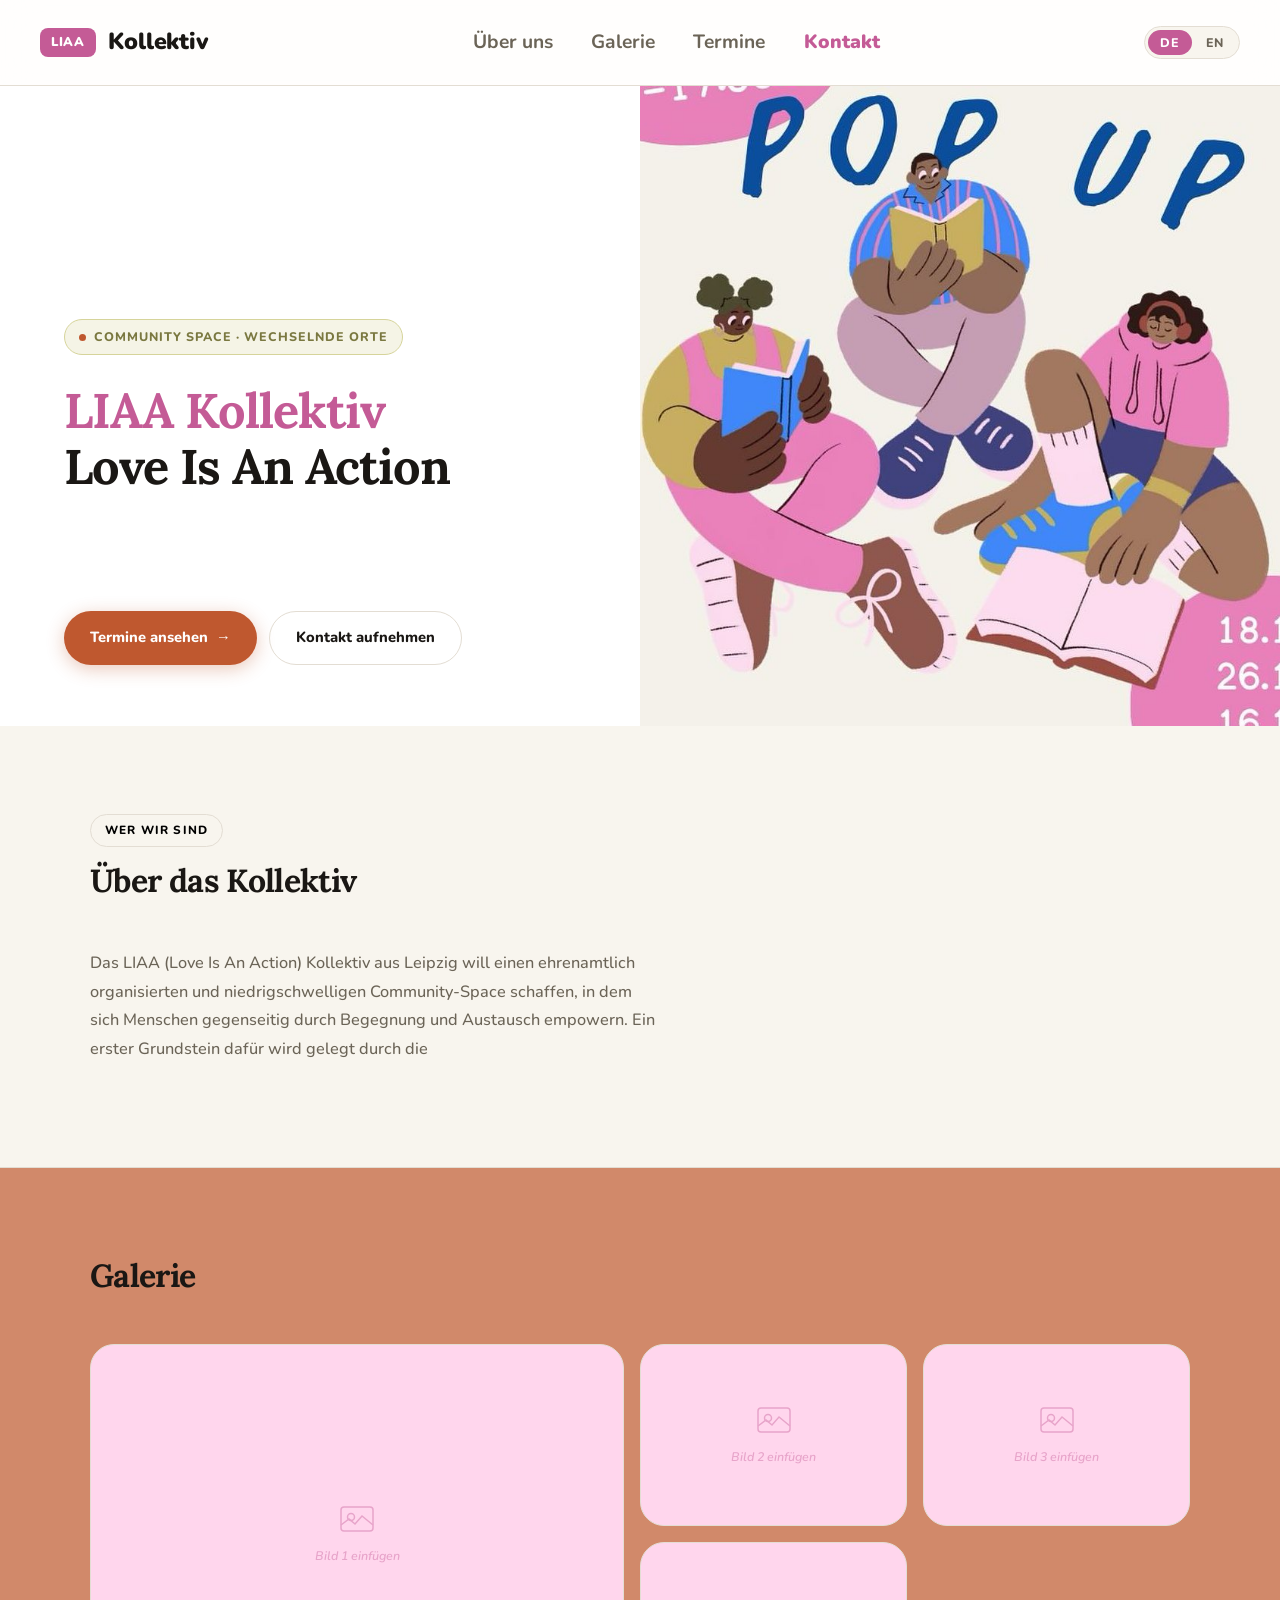
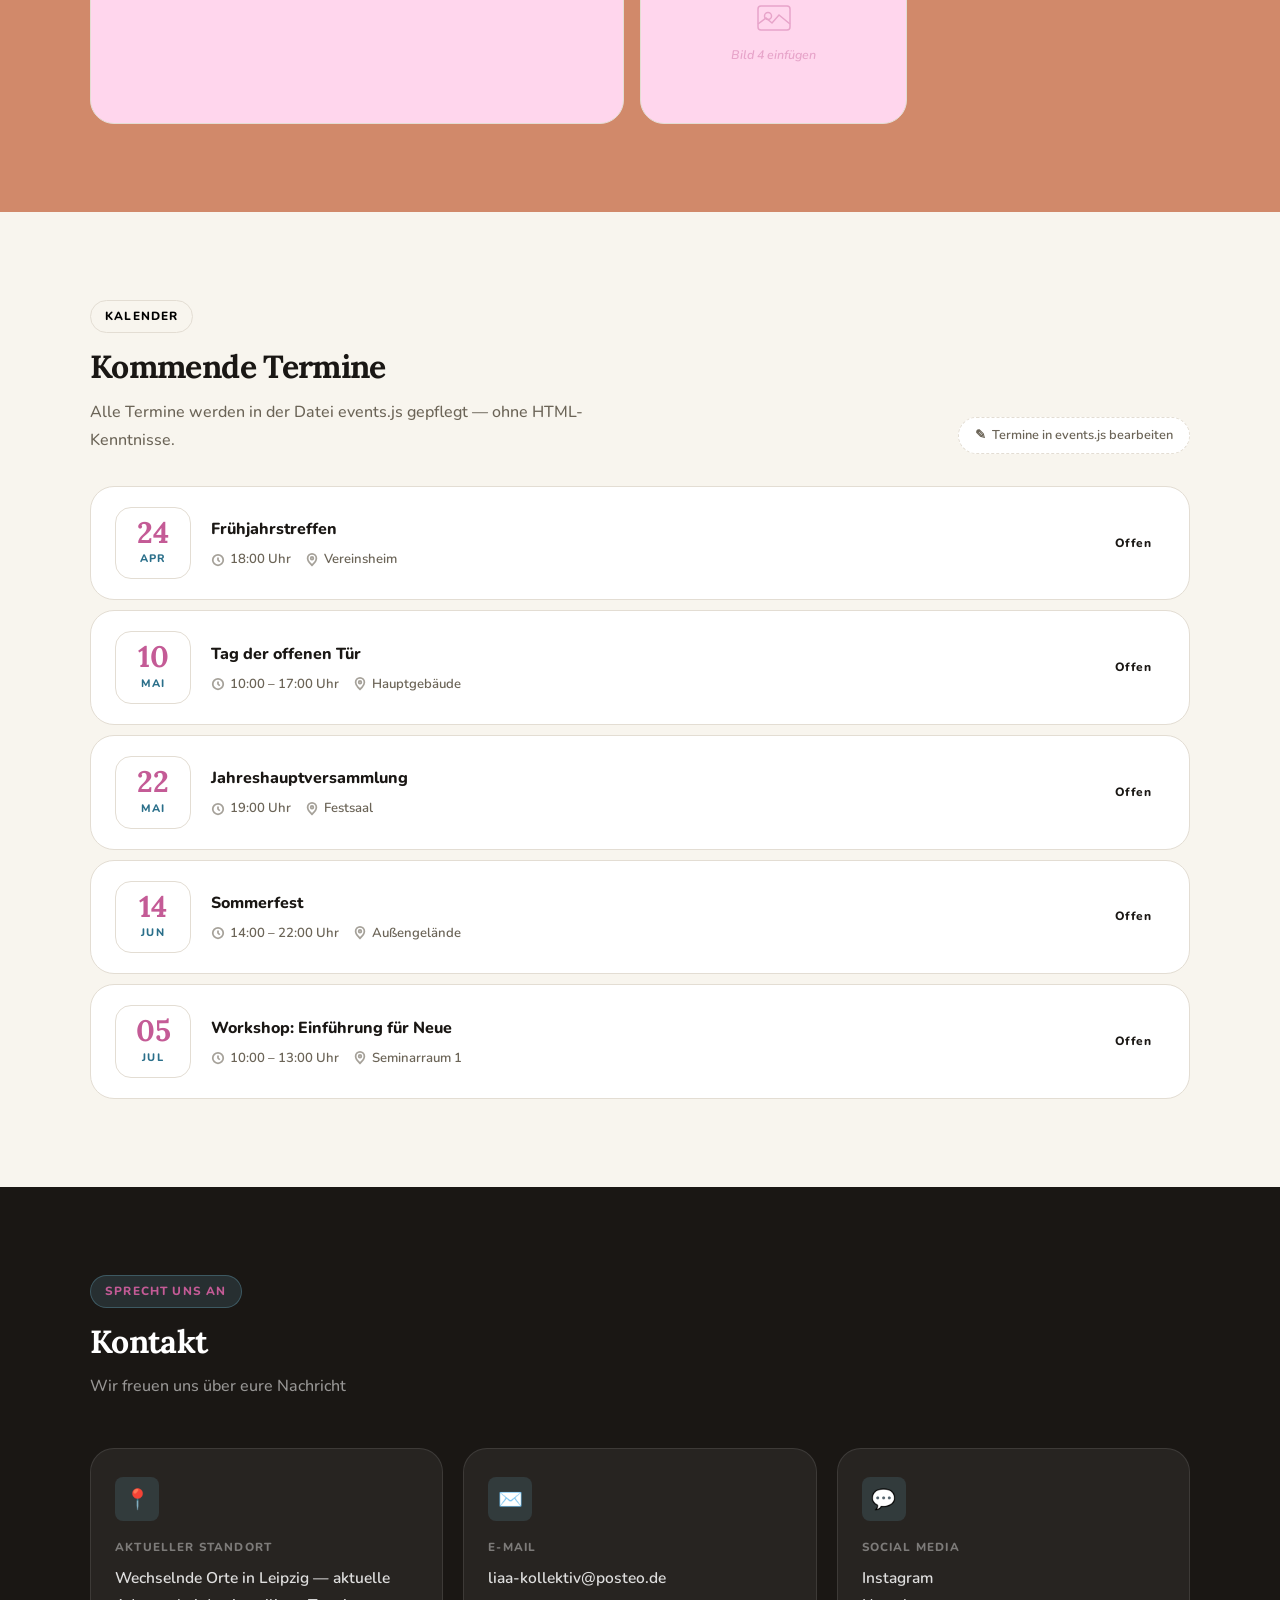
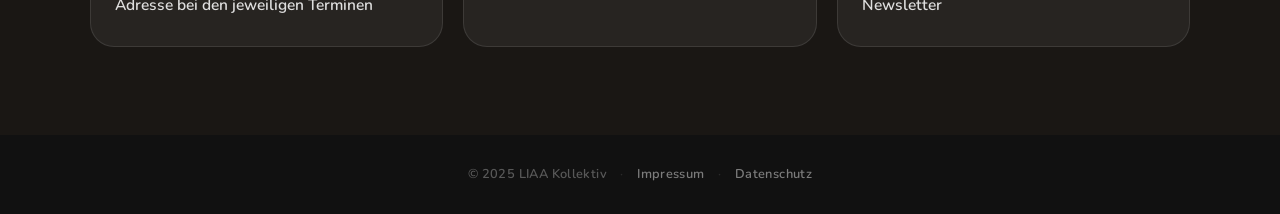
<file: index.html>
<!DOCTYPE html>
<html lang="de">
<head>
  <meta charset="UTF-8">
  <meta name="viewport" content="width=device-width, initial-scale=1.0">
  <title>LIAA Kollektiv</title>
  <meta name="description" content="LIAA Kollektiv — Community Space für Black Literature.">
  <link rel="stylesheet" href="style.css">
  <link rel="icon" type="image/png" href="assets/favicon.png">
  <link rel="apple-touch-icon" href="assets/favicon.png">
</head>
<body>
<!-- ══════════════════════════════════════
     NAVIGATION
     ══════════════════════════════════════ -->
<nav class="nav">
  <a href="#" class="nav-logo">
    <div class="nav-logo-icon">LIAA</div>
    Kollektiv
  </a>
  
  <ul class="nav-links">
    <li><a href="#ueber-uns" data-de="Über uns"  data-en="About">Über uns</a></li>
    <li><a href="#galerie"   data-de="Galerie"   data-en="Gallery">Galerie</a></li>
    <li><a href="#termine"   data-de="Termine"   data-en="Events">Termine</a></li>
    <li><a href="#kontakt"   data-de="Kontakt"   data-en="Contact">Kontakt</a></li>
  </ul>

  <div class="nav-right">
    <div class="lang-toggle">
      <button class="lang-btn" data-lang="de" onclick="setLang('de')">DE</button>
      <button class="lang-btn" data-lang="en" onclick="setLang('en')">EN</button>
    </div>
    <button class="hamburger" onclick="toggleMenu()" aria-label="Menü öffnen">
      <span></span><span></span><span></span>
    </button>
  </div>
</nav>

<!-- Mobile Menu -->
<div class="mobile-menu" id="mobile-menu">
  <ul>
    <li><a href="#ueber-uns" data-de="Über uns"  data-en="About">Über uns</a></li>
    <li><a href="#galerie"   data-de="Galerie"   data-en="Gallery">Galerie</a></li>
    <li><a href="#termine"   data-de="Termine"   data-en="Events">Termine</a></li>
    <li><a href="#kontakt"   data-de="Kontakt"   data-en="Contact">Kontakt</a></li>
  </ul>
</div>


<!-- ══════════════════════════════════════
     HERO
     ══════════════════════════════════════ -->
<section class="hero">
  <div class="hero-left">

    <div class="hero-tag">
      <span class="hero-tag-dot"></span>
      <span data-de="Community Space · Wechselnde Orte"
            data-en="Community Space · Rotating Locations">Community Space</span>
    </div>

    <h1 class="hero-title">
      <!-- ✏️ Titel anpassen / Edit title -->
      <span>LIAA Kollektiv</span><br>Love Is An Action
    </h1>

    <p class="hero-desc"
       data-de="Building a community based library for marginalized literature in Leipzig"
       data-en="Building a community based library for marginalized literature in Leipzig">
      Building a community based library for marginalized literature in Leipzig
    </p>

    <div class="hero-actions">
      <a href="#termine" class="btn-primary">
        <span data-de="Termine ansehen" data-en="View Events">Termine ansehen</span>
        →
      </a>
      <a href="#kontakt" class="btn-secondary">
        <span data-de="Kontakt aufnehmen" data-en="Get in touch">Kontakt aufnehmen</span>
      </a>
    </div>

  </div>

  <div class="hero-right">
    <!--
      BILD EINFÜGEN / INSERT IMAGE:
      Kommentar entfernen und eigenes Bild einsetzen:
    -->
      <img src="images/image3.jpg" alt="LIAA Kollektiv">
    
    <div class="hero-img-placeholder">
      <svg viewBox="0 0 64 64" fill="none" xmlns="http://www.w3.org/2000/svg">
        <rect x="4" y="12" width="56" height="40" rx="5" stroke="currentColor" stroke-width="2"/>
        <circle cx="22" cy="28" r="6" stroke="currentColor" stroke-width="2"/>
        <path d="M4 40l14-10 10 8 12-14 20 18" stroke="currentColor" stroke-width="2" stroke-linejoin="round"/>
      </svg>
      <p data-de="Euer Bild hier einfügen" data-en="Insert your photo here">
        Euer Bild hier einfügen
      </p>
    </div>
  </div>
</section>


<!-- ══════════════════════════════════════
     ÜBER UNS / ABOUT
     ══════════════════════════════════════ -->
<section class="section about" id="ueber-uns">
  <div class="section-inner">
    <div class="section-header reveal">
      <div class="section-tag"
           data-de="Wer wir sind"
           data-en="Who we are">Wer wir sind</div>
      <h2 class="section-title"
          data-de="Über das Kollektiv"
          data-en="About the Collective">Über das Kollektiv</h2>
      <!-- <p class="section-subtitle"
         data-de="Eine kurze Einleitung, die das Kollektiv herzlich vorstellt."
         data-en="A short introduction presenting the collective in a warm, welcoming tone.">
        Eine kurze Einleitung, die das Kollektiv herzlich vorstellt.
      </p> -->
    </div>

    <div class="about-grid">
      <div>
        <!-- ✏️ TEXTE ANPASSEN / EDIT TEXTS -->
        <p class="reveal"
           data-de="Das LIAA (Love Is An Action) Kollektiv aus Leipzig will einen ehrenamtlich organisierten und niedrigschwelligen Community-Space schaffen, in dem sich Menschen gegenseitig durch Begegnung und Austausch empowern. Ein erster Grundstein dafür wird gelegt durch die "BIPoC Bibliothek", eine Sammelstelle für schwerzugängliches Wissen von Schwarzen und PoC Autor*innen."
           data-en="LIAA (Love Is An Action) collective from Leipzig aims to create a volunteer-run, low-barrier community space where people can empower one another through interaction and exchange. The first step toward this goal is the 'BIPoC Library', a repository for hard-to-access knowledge from Black and People of Color authors.">
          Das LIAA (Love Is An Action) Kollektiv aus Leipzig will einen ehrenamtlich organisierten und niedrigschwelligen Community-Space schaffen, in dem sich Menschen gegenseitig durch Begegnung und Austausch empowern. Ein erster Grundstein dafür wird gelegt durch die 'BIPoC Bibliothek', eine Sammelstelle für schwerzugängliches Wissen von Schwarzen und PoC Autor*innen.
        </p>
        <!-- <p class="reveal"
           data-de="Ein zweiter Absatz kann eure Werte, Projekte oder besondere Aktivitäten beschreiben. Dieser Text lässt sich jederzeit einfach anpassen."
           data-en="A second paragraph can describe your values, projects, or special activities. This text can be updated at any time.">
          Ein zweiter Absatz kann eure Werte, Projekte oder besondere Aktivitäten beschreiben. Dieser Text lässt sich jederzeit einfach anpassen.
        </p> -->
      </div>
    </div>
  </div>
</section>


<!-- ══════════════════════════════════════
     GALERIE / GALLERY
     ══════════════════════════════════════ -->
<section class="section gallery" id="galerie">
  <div class="section-inner">
    <div class="section-header reveal">
      <!-- <div class="section-tag" data-de="Einblicke" data-en="Impressions">Einblicke</div> -->
      <h2 class="section-title" data-de="Galerie" data-en="Gallery">Galerie</h2>
    </div>

    <!--
      BILDER EINFÜGEN / INSERT IMAGES:
      Ersetze <div class="gallery-placeholder"> + SVG durch:
      <img src="images/galerie-1.jpg" alt="Beschreibung">

      Größen:
        Bild 1 (groß links):  ~800×600 px
        Bilder 2–4 (klein):   ~400×300 px
    -->
    <div class="gallery-grid">

      <div class="gallery-item reveal">
        <!-- <img src="images/galerie-1.jpg" alt="Foto 1"> -->
        <div class="gallery-placeholder">
          <svg viewBox="0 0 36 36" fill="none" stroke="currentColor" stroke-width="1.5">
            <rect x="2" y="6" width="32" height="24" rx="3"/>
            <circle cx="12" cy="16" r="3.5"/>
            <path d="M2 24l8-6 6 5 7-8 11 9"/>
          </svg>
          <span data-de="Bild 1 einfügen" data-en="Insert image 1">Bild 1 einfügen</span>
        </div>
        <div class="gallery-overlay">
          <span class="gallery-caption-hover"
                data-de="Bildunterschrift" data-en="Caption">Bildunterschrift</span>
        </div>
      </div>

      <div class="gallery-item reveal">
        <!-- <img src="images/galerie-2.jpg" alt="Foto 2"> -->
        <div class="gallery-placeholder">
          <svg viewBox="0 0 36 36" fill="none" stroke="currentColor" stroke-width="1.5">
            <rect x="2" y="6" width="32" height="24" rx="3"/>
            <circle cx="12" cy="16" r="3.5"/>
            <path d="M2 24l8-6 6 5 7-8 11 9"/>
          </svg>
          <span data-de="Bild 2 einfügen" data-en="Insert image 2">Bild 2 einfügen</span>
        </div>
        <div class="gallery-overlay">
          <span class="gallery-caption-hover"
                data-de="Bildunterschrift" data-en="Caption">Bildunterschrift</span>
        </div>
      </div>

      <div class="gallery-item reveal">
        <!-- <img src="images/galerie-3.jpg" alt="Foto 3"> -->
        <div class="gallery-placeholder">
          <svg viewBox="0 0 36 36" fill="none" stroke="currentColor" stroke-width="1.5">
            <rect x="2" y="6" width="32" height="24" rx="3"/>
            <circle cx="12" cy="16" r="3.5"/>
            <path d="M2 24l8-6 6 5 7-8 11 9"/>
          </svg>
          <span data-de="Bild 3 einfügen" data-en="Insert image 3">Bild 3 einfügen</span>
        </div>
        <div class="gallery-overlay">
          <span class="gallery-caption-hover"
                data-de="Bildunterschrift" data-en="Caption">Bildunterschrift</span>
        </div>
      </div>

      <div class="gallery-item reveal">
        <!-- <img src="images/galerie-4.jpg" alt="Foto 4"> -->
        <div class="gallery-placeholder">
          <svg viewBox="0 0 36 36" fill="none" stroke="currentColor" stroke-width="1.5">
            <rect x="2" y="6" width="32" height="24" rx="3"/>
            <circle cx="12" cy="16" r="3.5"/>
            <path d="M2 24l8-6 6 5 7-8 11 9"/>
          </svg>
          <span data-de="Bild 4 einfügen" data-en="Insert image 4">Bild 4 einfügen</span>
        </div>
        <div class="gallery-overlay">
          <span class="gallery-caption-hover"
                data-de="Bildunterschrift" data-en="Caption">Bildunterschrift</span>
        </div>
      </div>

    </div>
  </div>
</section>


<!-- ══════════════════════════════════════
     TERMINE / EVENTS
     ══════════════════════════════════════ -->
<section class="section events" id="termine">
  <div class="section-inner">
    <div class="events-topbar reveal">
      <div class="section-header" style="margin-bottom:0">
        <div class="section-tag" data-de="Kalender" data-en="Calendar">Kalender</div>
        <h2 class="section-title"
            data-de="Kommende Termine"
            data-en="Upcoming Events">Kommende Termine</h2>
        <p class="section-subtitle"
           data-de="Alle Termine werden in der Datei events.js gepflegt — ohne HTML-Kenntnisse."
           data-en="All events are managed in events.js — no HTML knowledge needed.">
          Alle Termine werden in der Datei <code>events.js</code> gepflegt — ohne HTML-Kenntnisse.
        </p>
      </div>
      <div class="edit-tip">
        ✎ <span data-de="Termine in events.js bearbeiten"
                data-en="Edit events in events.js">Termine in events.js bearbeiten</span>
      </div>
    </div>

    <!-- Events werden automatisch aus events.js geladen -->
    <div class="event-grid" id="event-list"></div>
  </div>
</section>


<!-- ══════════════════════════════════════
     KONTAKT / CONTACT
     ══════════════════════════════════════ -->
<section class="section contact" id="kontakt">
  <div class="section-inner">
    <div class="section-header reveal">
      <div class="section-tag" data-de="Sprecht uns an" data-en="Get in touch">Sprecht uns an</div>
      <h2 class="section-title" data-de="Kontakt" data-en="Contact">Kontakt</h2>
      <p class="section-subtitle"
         data-de="Wir freuen uns über eure Nachricht"
         data-en="We'd love to hear from you">
        Wir freuen uns über eure Nachricht 
      </p>
    </div>

    <!-- ✏️ KONTAKTDATEN ANPASSEN / EDIT CONTACT INFO -->
    <div class="contact-grid">
      <div class="contact-card reveal">
        <div class="contact-icon">📍</div>
        <h4 data-de="Aktueller Standort" data-en="Current Location">Aktueller Standort</h4>
        <p data-de="Wechselnde Orte in Leipzig — aktuelle Adresse bei den jeweiligen Terminen"
           data-en="Rotating locations in Leipzig — current address listed with each event">
          Wechselnde Orte in Leipzig — aktuelle Adresse bei den jeweiligen Terminen
        </p>
      </div>
      <div class="contact-card reveal">
        <div class="contact-icon">✉️</div>
        <h4 data-de="E-Mail" data-en="Email">E-Mail</h4>
        <p><a href="mailto:liaa-kollektiv@posteo.de">liaa-kollektiv@posteo.de</a></p>
      </div>
      <div class="contact-card reveal">
        <div class="contact-icon">💬</div>
        <h4 data-de="Social Media" data-en="Social Media">Social Media</h4>
        <p>
          <a href="https://www.instagram.com/liaa_kollektiv/">Instagram</a><br>
          <a href="#" data-de="Newsletter" data-en="Newsletter">Newsletter</a>
        </p>
      </div>
    </div>
  </div>
</section>


<!-- ══════════════════════════════════════
     FOOTER
     ══════════════════════════════════════ -->
<footer class="footer">
  <p>
    © 2025 LIAA Kollektiv
    <span class="footer-sep">·</span>
    <a href="#" data-de="Impressum" data-en="Imprint">Impressum</a>
    <span class="footer-sep">·</span>
    <a href="#" data-de="Datenschutz" data-en="Privacy">Datenschutz</a>
  </p>
</footer>


<!-- Scripts -->
<script src="events.js"></script>
<script src="script.js"></script>

</body>
</html>
</file>
<file: style.css>
/* ─────────────────────────────────────────────
   LIAA KOLLEKTIV · style.css
   Black Literature Community Space
   Palette: #71B8D8 · #BF582F · #CBC287 · #43A953 · #C45B96
   ───────────────────────────────────────────── */
@import url('https://fonts.googleapis.com/css2?family=Nunito:wght@400;500;600;700;800;900&family=Lora:ital,wght@0,500;0,600;0,700;1,500&display=swap');
/* ── CUSTOM PROPERTIES ── */
:root {
  /* Brand palette */
  --blue:   #C45B96;
  --orange: #BF582F;
  --olive:  #CBC287;
  --green:  #43A953;
  --pink:   #C45B96;
  /* Surfaces */
  --clr-bg:        #F8F5EE;
  --clr-surface:   #FFFFFF;
  --clr-surface-2: #F2EDE3;
  --clr-surface-3: #bf582faf;
  /* Primary = pink */
  --clr-primary:   var(--pink);
  --clr-primary-l: #ffd6ed;
  --clr-primary-m: #ffaddb;
  /* Accent = orange */
  --clr-accent:    var(--orange);
  --clr-accent-l:  #FAF0EA;
  /* Olive tones */
  --clr-olive-l:   #F5F4E6;
  --clr-olive-m:   #CBC287;
  /* Text */
  --clr-text:   #1A1714;
  --clr-muted:  #6B6457;
  --clr-border: #E3DDD3;
  /* Event badges */
  --badge-open-bg:      #E6F4E9;
  --badge-open-text:    #2A7A46;
  --badge-members-bg:   #E8F4FB;
  --badge-members-text: #2A6F8A;
  --badge-full-bg:      #FAF0EA;
  --badge-full-text:    #9E3D15;
  /* Spacing & shape */
  --radius-sm: 8px;
  --radius-md: 16px;
  --radius-lg: 24px;
  --radius-xl: 32px;
  --shadow-sm: 0 2px 8px rgba(26,23,20,0.07);
  --shadow-md: 0 6px 24px rgba(26,23,20,0.10);
  --shadow-lg: 0 16px 48px rgba(26,23,20,0.14);

  /* ① Nav height increased from 68px → 86px */
  --nav-h: 86px;

  --ease-bounce: cubic-bezier(0.34, 1.56, 0.64, 1);
}
/* ── RESET ── */
*, *::before, *::after { box-sizing: border-box; margin: 0; padding: 0; }
html { scroll-behavior: smooth; }
img  { display: block; max-width: 100%; }
a    { text-decoration: none; color: inherit; }
body {
  font-family: 'Nunito', sans-serif;
  background: var(--clr-bg);
  color: var(--clr-text);
  font-size: 16px;
  line-height: 1.75;
  overflow-x: hidden;
}
/* ══════════════════════════════════════
   NAVIGATION
   ══════════════════════════════════════ */
.nav {
  position: sticky;
  top: 0;
  z-index: 200;
  height: var(--nav-h);
  background: rgba(255,255,255,0.88);
  backdrop-filter: blur(18px);
  -webkit-backdrop-filter: blur(18px);
  border-bottom: 1px solid var(--clr-border);
  display: flex;
  align-items: center;
  justify-content: space-between;
  padding: 0 2.5rem;
  gap: 1.5rem;
}
/* Logo */
.nav-logo {
  display: flex;
  align-items: center;
  gap: 12px;
  font-weight: 900;
  /* ① Logo font size increased */
  font-size: 1.45rem;
  color: var(--clr-text);
  letter-spacing: -0.01em;
  flex-shrink: 0;
}
.nav-logo-icon {
  background: var(--clr-primary);
  color: #fff;
  /* ① Badge font slightly larger */
  font-size: 0.8rem;
  font-weight: 900;
  letter-spacing: 0.05em;
  padding: 8px 11px;
  border-radius: var(--radius-sm);
  line-height: 1;
  flex-shrink: 0;
}
/* Nav links */
.nav-links {
  display: flex;
  gap: 0.15rem;
  align-items: center;
  list-style: none;
}
.nav-links a {
  display: block;
  padding: 8px 18px;
  border-radius: 100px;
  /* ① Link font size increased */
  font-size: 1.2rem;
  font-weight: 700;
  color: var(--clr-muted);
  /* ② Only opacity changes on hover — no background fill */
  transition: opacity 0.2s;
}
/* ③ Subtle hover: text just fades slightly, no pill background */
.nav-links a:hover {
  opacity: 0.45;
  background: transparent;
  color: var(--clr-muted);
}
/* Nav right */
.nav-right {
  display: flex;
  align-items: center;
  gap: 0.75rem;
  flex-shrink: 0;
}
/* Language toggle */
.lang-toggle {
  display: flex;
  background: var(--clr-bg);
  border-radius: 100px;
  padding: 3px;
  border: 1px solid var(--clr-border);
  gap: 2px;
}
.lang-btn {
  background: none;
  border: none;
  font-family: 'Nunito', sans-serif;
  font-size: 0.78rem;
  font-weight: 800;
  padding: 4px 12px;
  border-radius: 100px;
  cursor: pointer;
  color: var(--clr-muted);
  letter-spacing: 0.06em;
  transition: background 0.18s, color 0.18s;
}
.lang-btn.active {
  background: var(--clr-primary);
  color: #fff;
}
/* Hamburger */
.hamburger {
  display: none;
  flex-direction: column;
  gap: 5px;
  background: none;
  border: none;
  cursor: pointer;
  padding: 8px;
  border-radius: var(--radius-sm);
}
.hamburger span {
  display: block;
  width: 22px;
  height: 2px;
  background: var(--clr-text);
  border-radius: 2px;
  transition: 0.3s;
}
/* Mobile menu */
.mobile-menu {
  display: none;
  position: fixed;
  top: var(--nav-h);
  left: 0; right: 0;
  background: var(--clr-surface);
  border-bottom: 1px solid var(--clr-border);
  padding: 1rem 1.5rem 1.5rem;
  z-index: 190;
  box-shadow: var(--shadow-md);
}
.mobile-menu.open { display: block; }
.mobile-menu ul {
  list-style: none;
  display: flex;
  flex-direction: column;
  gap: 4px;
  margin-bottom: 1rem;
}
.mobile-menu ul a {
  display: block;
  padding: 10px 16px;
  border-radius: var(--radius-sm);
  font-weight: 700;
  color: var(--clr-text);
  font-size: 1rem;
  transition: opacity 0.2s;
}
.mobile-menu ul a:hover { opacity: 0.45; }
/* ══════════════════════════════════════
   HERO
   ══════════════════════════════════════ */
.hero {
  /* ② Hero is no longer full viewport height — fixed shorter value */
  min-height: 520px;
  max-height: 640px;
  display: grid;
  grid-template-columns: 1fr 1fr;
  overflow: hidden;
}
.hero-left {
  padding: 4rem 3.5rem 4rem 4rem;
  display: flex;
  flex-direction: column;
  justify-content: center;
  background: var(--clr-surface);
}
/* Tag pill */
.hero-tag {
  display: inline-flex;
  align-items: center;
  gap: 8px;
  background: var(--clr-olive-l);
  color: #7A7840;
  font-size: 0.78rem;
  font-weight: 800;
  letter-spacing: 0.08em;
  text-transform: uppercase;
  padding: 6px 14px;
  border-radius: 100px;
  margin-bottom: 1.75rem;
  width: fit-content;
  border: 1px solid #D6D49A;
}
.hero-tag-dot {
  width: 7px;
  height: 7px;
  background: var(--orange);
  border-radius: 50%;
  animation: pulse 2.2s infinite;
  flex-shrink: 0;
}
@keyframes pulse {
  0%, 100% { opacity: 1; transform: scale(1); }
  50%       { opacity: 0.55; transform: scale(0.75); }
}
.hero-title {
  font-family: 'Lora', serif;
  font-size: clamp(2.2rem, 3.8vw, 3.4rem);
  font-weight: 700;
  line-height: 1.15;
  color: var(--clr-text);
  margin-bottom: 1.25rem;
  letter-spacing: -0.02em;
}
.hero-title span {
  color: var(--clr-primary);
}
.hero-desc {
  font-size: 1.05rem;
  color: var(--clr-surface);
  max-width: 440px;
  margin-bottom: 2.25rem;
  font-weight: 500;
  line-height: 1.8;
}
.hero-actions {
  display: flex;
  gap: 12px;
  flex-wrap: wrap;
}
.btn-primary {
  display: inline-flex;
  align-items: center;
  gap: 8px;
  background: var(--clr-accent);
  color: #fff;
  padding: 13px 26px;
  border-radius: 100px;
  font-family: 'Nunito', sans-serif;
  font-size: 0.92rem;
  font-weight: 800;
  border: none;
  cursor: pointer;
  transition: background 0.2s, transform 0.2s, box-shadow 0.2s;
  box-shadow: 0 4px 18px rgba(191,88,47,0.32);
}
.btn-primary:hover {
  background: #a34824;
  transform: translateY(-2px);
  box-shadow: 0 8px 26px rgba(191,88,47,0.38);
}
.btn-secondary {
  display: inline-flex;
  align-items: center;
  gap: 8px;
  background: transparent;
  color: var(--clr-text);
  padding: 13px 26px;
  border-radius: 100px;
  font-family: 'Nunito', sans-serif;
  font-size: 0.92rem;
  font-weight: 800;
  border: 1.5px solid var(--clr-border);
  cursor: pointer;
  transition: border-color 0.2s, background 0.2s, transform 0.2s;
}
.btn-secondary:hover {
  background: var(--clr-border);
  transform: translateY(-2px);
}
.hero-right {
  position: relative;
  background: var(--clr-primary-l);
  overflow: hidden;
}
.hero-right img {
  width: 100%;
  height: 100%;
  object-fit: cover;
  object-position: center;
}
.hero-img-placeholder {
  width: 100%;
  height: 100%;
  min-height: 300px;
  display: flex;
  flex-direction: column;
  align-items: center;
  justify-content: center;
  gap: 16px;
  color: var(--clr-primary);
  opacity: 0.45;
}
.hero-img-placeholder svg { width: 64px; height: 64px; }
.hero-img-placeholder p { font-size: 0.85rem; font-weight: 700; font-style: italic; }
/* ══════════════════════════════════════
   SECTION COMMONS
   ══════════════════════════════════════ */
.section { padding: 5.5rem 4rem; }
.section-inner { max-width: 1100px; margin: 0 auto; }
.section-header { margin-bottom: 3rem; }
.section-tag {
  display: inline-flex;
  align-items: center;
  gap: 6px;
  background: var(--clr-surface3);
  color: #000000;
  font-size: 0.74rem;
  font-weight: 800;
  letter-spacing: 0.1em;
  text-transform: uppercase;
  padding: 5px 14px;
  border-radius: 100px;
  margin-bottom: 0.9rem;
  border: 1px solid var(--clr-border);
}
.section-title {
  font-family: 'Lora', serif;
  font-size: clamp(1.6rem, 2.5vw, 2.2rem);
  font-weight: 700;
  color: var(--clr-text);
  line-height: 1.25;
  letter-spacing: -0.02em;
}
.section-subtitle {
  margin-top: 0.65rem;
  font-size: 1rem;
  color: var(--clr-muted);
  font-weight: 500;
  max-width: 560px;
  line-height: 1.75;
}
.section-subtitle code {
  background: var(--clr-olive-l);
  border: 1px solid #D6D49A;
  border-radius: 4px;
  padding: 1px 6px;
  font-size: 0.9em;
  font-family: monospace;
  color: #6B6340;
}
/* ══════════════════════════════════════
   ABOUT
   ══════════════════════════════════════ */
.about { background: var(--clr-bg); }
.about-grid {
  display: grid;
  grid-template-columns: 1.1fr 0.9fr;
  gap: 3.5rem;
  align-items: start;
}
.about-grid > div > p {
  color: var(--clr-muted);
  margin-bottom: 1rem;
  font-weight: 500;
  font-size: 1.02rem;
}
.about-stats {
  display: grid;
  grid-template-columns: 1fr 1fr;
  gap: 1rem;
}
.stat-card {
  background: var(--clr-surface);
  border: 1px solid var(--clr-border);
  border-radius: var(--radius-lg);
  padding: 1.5rem 1.25rem;
  text-align: center;
  transition: transform 0.25s var(--ease-bounce), box-shadow 0.2s;
}
.stat-card:hover {
  transform: translateY(-5px);
  box-shadow: var(--shadow-md);
}
.stat-card:nth-child(1) { border-top: 3px solid var(--blue); }
.stat-card:nth-child(2) { border-top: 3px solid var(--orange); }
.stat-card:nth-child(3) { border-top: 3px solid var(--olive); }
.stat-card:nth-child(4) { border-top: 3px solid var(--pink); }
.stat-number {
  font-family: 'Lora', serif;
  font-size: 2.3rem;
  font-weight: 700;
  color: var(--clr-text);
  line-height: 1;
  margin-bottom: 5px;
}
.stat-label {
  font-size: 0.78rem;
  color: var(--clr-muted);
  font-weight: 700;
  letter-spacing: 0.06em;
  text-transform: uppercase;
}
/* ══════════════════════════════════════
   GALLERY
   ══════════════════════════════════════ */
.gallery {
  background: var(--clr-surface-3);
  border-top: 1px solid var(--clr-border);
}
.gallery-grid {
  display: grid;
  grid-template-columns: 2fr 1fr 1fr;
  grid-template-rows: auto auto;
  gap: 1rem;
}
.gallery-item {
  border-radius: var(--radius-lg);
  overflow: hidden;
  position: relative;
  background: var(--clr-primary-l);
  cursor: pointer;
  border: 1px solid var(--clr-border);
}
.gallery-item:first-child {
  grid-row: span 2;
  min-height: 380px;
}
.gallery-item img {
  width: 100%;
  height: 100%;
  object-fit: cover;
  transition: transform 0.5s ease;
}
.gallery-item:hover img { transform: scale(1.04); }
.gallery-overlay {
  position: absolute;
  inset: 0;
  background: rgba(26,23,20,0.4);
  opacity: 0;
  transition: opacity 0.3s;
  display: flex;
  align-items: flex-end;
  padding: 1rem;
}
.gallery-item:hover .gallery-overlay { opacity: 1; }
.gallery-caption-hover {
  color: white;
  font-size: 0.85rem;
  font-weight: 700;
}
.gallery-placeholder {
  width: 100%;
  height: 100%;
  min-height: 180px;
  display: flex;
  flex-direction: column;
  align-items: center;
  justify-content: center;
  gap: 8px;
  color: var(--clr-primary);
  opacity: 0.4;
}
.gallery-placeholder svg  { width: 36px; height: 36px; }
.gallery-placeholder span { font-size: 0.78rem; font-style: italic; font-weight: 600; }
/* ══════════════════════════════════════
   EVENTS / TERMINE
   ══════════════════════════════════════ */
.events { background: var(--clr-bg); }
.events-topbar {
  display: flex;
  justify-content: space-between;
  align-items: flex-end;
  margin-bottom: 2rem;
  flex-wrap: wrap;
  gap: 1rem;
}
.edit-tip {
  display: inline-flex;
  align-items: center;
  gap: 6px;
  font-size: 0.8rem;
  color: var(--clr-muted);
  background: var(--clr-surface);
  border: 1px dashed var(--clr-border);
  border-radius: 100px;
  padding: 6px 16px;
  font-weight: 600;
  flex-shrink: 0;
}
.event-grid {
  display: flex;
  flex-direction: column;
  gap: 10px;
}
.event-card {
  background: var(--clr-surface);
  border: 1px solid var(--clr-border);
  border-radius: var(--radius-lg);
  display: grid;
  grid-template-columns: 76px 1fr auto;
  align-items: center;
  gap: 1.25rem;
  padding: 1.25rem 1.5rem;
  transition: transform 0.25s var(--ease-bounce), box-shadow 0.22s, border-color 0.22s;
}
.event-card:hover {
  transform: translateY(-3px);
  box-shadow: var(--shadow-md);
  /* border-color: var(--clr-primary-m); */
}
.event-date {
  background: transparent;
  border-radius: var(--radius-md);
  padding: 10px 8px;
  text-align: center;
  border: 1px solid var(--clr-border);
  flex-shrink: 0;
}
.event-day {
  font-family: 'Lora', serif;
  font-size: 1.85rem;
  font-weight: 700;
  color: var(--clr-primary);
  line-height: 1;
}
.event-month {
  font-size: 0.68rem;
  font-weight: 800;
  letter-spacing: 0.1em;
  color: #2A6F8A;
  text-transform: uppercase;
  margin-top: 2px;
}
.event-info h3 {
  font-size: 1rem;
  font-weight: 800;
  color: var(--clr-text);
  margin-bottom: 5px;
}
.event-meta {
  display: flex;
  gap: 14px;
  flex-wrap: wrap;
}
.event-meta-item {
  display: flex;
  align-items: center;
  gap: 5px;
  font-size: 0.82rem;
  color: var(--clr-muted);
  font-weight: 600;
}
.event-meta-icon {
  width: 14px;
  height: 14px;
  opacity: 0.6;
  flex-shrink: 0;
}
.event-badge {
  display: inline-block;
  font-size: 0.75rem;
  font-weight: 800;
  padding: 5px 14px;
  border-radius: 100px;
  letter-spacing: 0.04em;
  white-space: nowrap;
  flex-shrink: 0;
}
.badge-open    { background: var(--badge-open-bg);    color: var(--badge-open-text); }
.badge-members { background: var(--badge-members-bg); color: var(--badge-members-text); }
.badge-full    { background: var(--badge-full-bg);    color: var(--badge-full-text); }
.no-events {
  text-align: center;
  padding: 3rem;
  color: var(--clr-muted);
  font-weight: 600;
  background: var(--clr-surface);
  border-radius: var(--radius-lg);
  border: 1px dashed var(--clr-border);
}
/* ══════════════════════════════════════
   CONTACT
   ══════════════════════════════════════ */
.contact { background: #1A1714; }
.contact .section-tag  { background: rgba(113,184,216,0.15); color: var(--blue); border-color: rgba(113,184,216,0.3); }
.contact .section-title { color: #fff; }
.contact .section-subtitle { color: rgba(255,255,255,0.55); max-width: 100%; }
.contact-grid {
  display: grid;
  grid-template-columns: repeat(3, 1fr);
  gap: 1.25rem;
  margin-top: 2rem;
}
.contact-card {
  background: rgba(255,255,255,0.06);
  border: 1px solid rgba(255,255,255,0.1);
  border-radius: var(--radius-lg);
  padding: 1.75rem 1.5rem;
  transition: background 0.2s;
}
.contact-card:hover { background: rgba(255,255,255,0.1); }
.contact-icon {
  width: 44px;
  height: 44px;
  background: rgba(113,184,216,0.15);
  border-radius: var(--radius-sm);
  display: flex;
  align-items: center;
  justify-content: center;
  margin-bottom: 1rem;
  font-size: 20px;
}
.contact-card h4 {
  font-size: 0.73rem;
  font-weight: 800;
  letter-spacing: 0.1em;
  text-transform: uppercase;
  color: rgba(255,255,255,0.4);
  margin-bottom: 6px;
}
.contact-card p,
.contact-card a {
  color: rgba(255,255,255,0.85);
  font-size: 0.97rem;
  font-weight: 600;
  line-height: 1.75;
}
.contact-card a:hover { color: var(--blue); }
/* ══════════════════════════════════════
   FOOTER
   ══════════════════════════════════════ */
.footer {
  background: #111;
  color: rgba(255,255,255,0.3);
  text-align: center;
  padding: 1.75rem;
  font-size: 0.8rem;
  font-weight: 600;
  letter-spacing: 0.03em;
}
.footer a { color: rgba(255,255,255,0.45); }
.footer a:hover { color: rgba(255,255,255,0.8); }
.footer-sep { margin: 0 10px; opacity: 0.35; }
/* ══════════════════════════════════════
   SCROLL REVEAL
   ══════════════════════════════════════ */
.reveal {
  opacity: 0;
  transform: translateY(24px);
  transition: opacity 0.55s ease, transform 0.55s ease;
}
.reveal.visible {
  opacity: 1;
  transform: translateY(0);
}
/* ══════════════════════════════════════
   RESPONSIVE
   ══════════════════════════════════════ */
@media (max-width: 900px) {
  .nav-links { display: none; }
  .hamburger { display: flex; }
  .hero { grid-template-columns: 1fr; min-height: auto; max-height: none; }
  .hero-right { min-height: 260px; order: -1; }
  .hero-left  { padding: 2.5rem 1.5rem; }
  .section { padding: 3.5rem 1.5rem; }
  .about-grid { grid-template-columns: 1fr; gap: 2rem; }
  .gallery-grid {
    grid-template-columns: 1fr 1fr;
    grid-template-rows: auto;
  }
  .gallery-item:first-child { grid-row: auto; min-height: 180px; }
  .event-card { grid-template-columns: 68px 1fr; }
  .event-badge { display: none; }
  .contact-grid { grid-template-columns: 1fr; }
}
@media (max-width: 600px) {
  .nav { padding: 0 1.25rem; }
  .gallery-grid { grid-template-columns: 1fr; }
  .about-stats { grid-template-columns: 1fr 1fr; }
}
</file>
